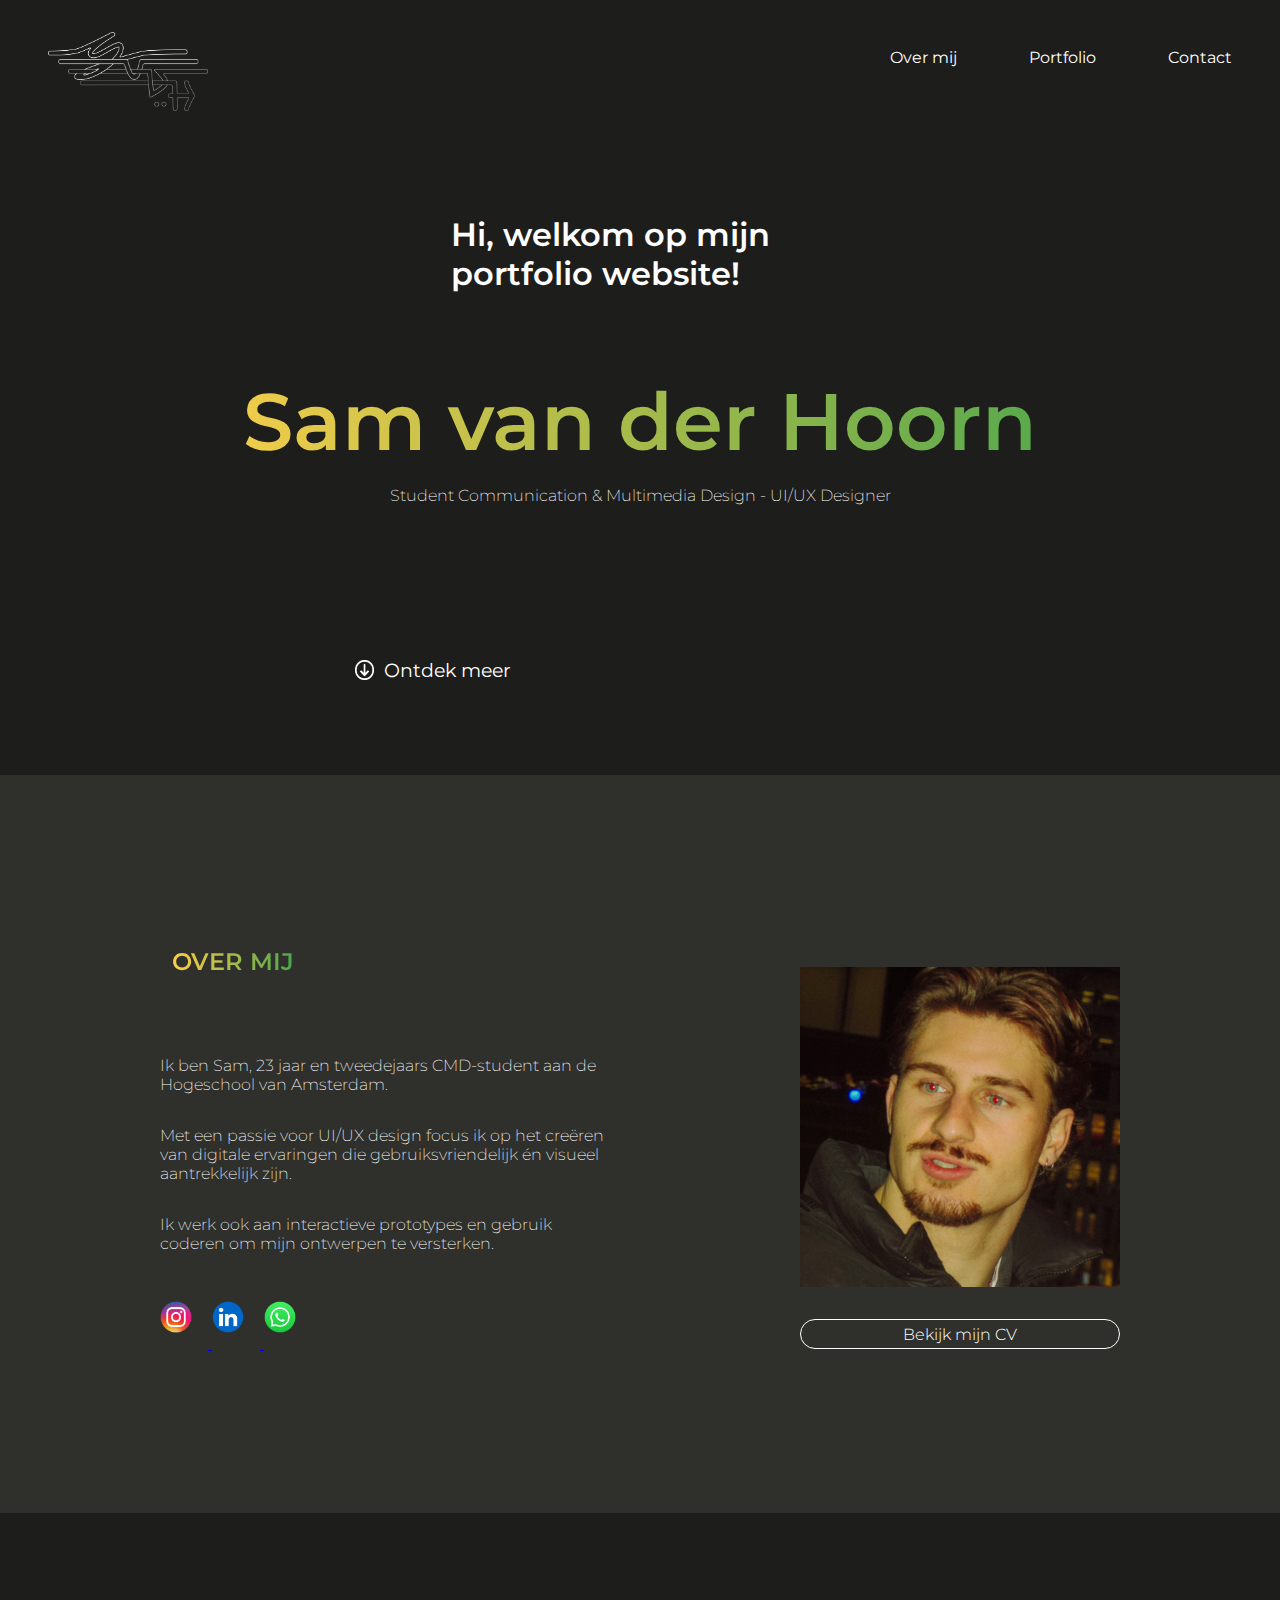
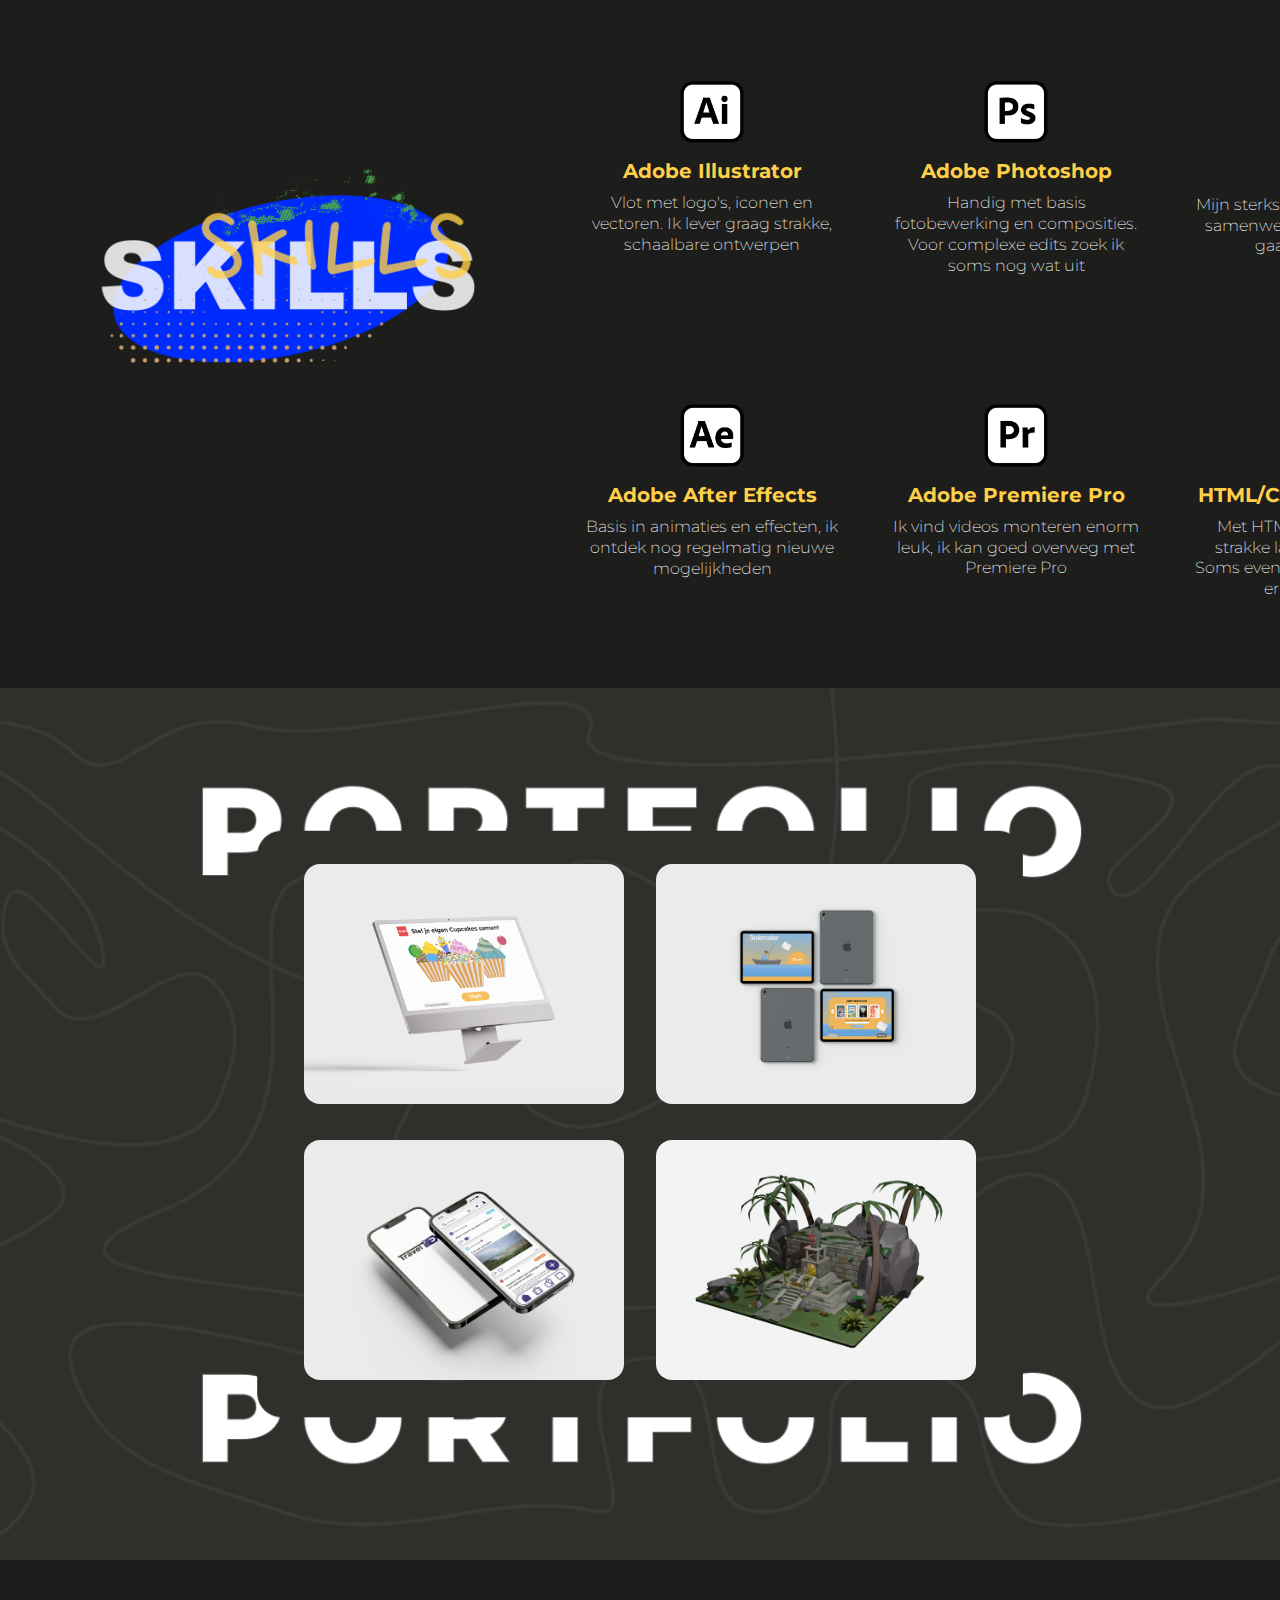
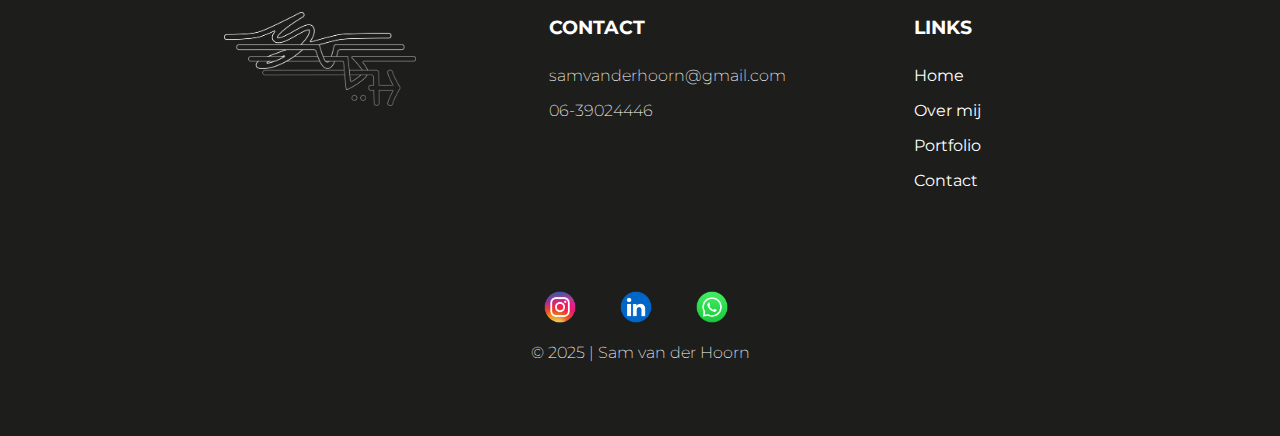
<file: index.html>
<!DOCTYPE html>
<html lang="nl">
<head>
    <meta charset="UTF-8">
    <meta name="viewport" content="width=device-width, initial-scale=1.0">
    <title>Sam van der Hoorn</title>

    <link rel="stylesheet" href="style.css">
    <link rel="preconnect" href="https://fonts.googleapis.com">
    <link rel="preconnect" href="https://fonts.gstatic.com" crossorigin>
    <link href="https://fonts.googleapis.com/css2?family=Montserrat:ital,wght@0,100..900;1,100..900&family=Roboto+Mono:ital,wght@0,100..700;1,100..700&display=swap" rel="stylesheet">
    <link rel="icon" href="images/ronde-logo.png" type="image/x-icon">

</head>
<body class="index-body">
    <header id="home">
        <nav>
            <img src="images/svdh-logo.png" alt="Logo Sam">
            <ul>
                <!-- <li><a href="#home">Home</a></li> -->
                <li><a href="#over-mij">Over mij</a></li>
                <li><a href="#portfolio">Portfolio</a></li>
                <li><a href="#contact">Contact</a></li>
            </ul>
        </nav>
    </header>

    <main>
        <section>
            <h1>Hi, welkom op mijn portfolio website!</h1>
            <h2>Sam van der Hoorn</h2>
                <p>Student Communication & Multimedia Design - UI/UX Designer</p>
                <a href="#over-mij"><img src="images/arrow-down.png" alt="pijl omlaag">Ontdek meer</a>
        </section>

        <section id="over-mij">
            <article>
                <div>
                    <h2>OVER MIJ</h2>
                        <p>Ik ben Sam, 23 jaar en tweedejaars CMD-student aan de Hogeschool van Amsterdam.</p> 
                        <p>Met een passie voor UI/UX design focus ik op het creëren van digitale ervaringen die gebruiksvriendelijk én visueel aantrekkelijk zijn.</p> 
                        <p>Ik werk ook aan interactieve prototypes en gebruik coderen om mijn ontwerpen te versterken.</p>
                        
                    <a href="https://www.instagram.com/samvdhoorn" target="_blank">
                        <img src="images/insta.png" alt="instagram icon">
                    </a>

                    <a href="https://www.linkedin.com/in/samvanderhoorn/" target="_blank">
                        <img src="images/linkedin.png" alt="linkedin icon">
                    </a>

                    <a href="https://wa.me/31639024446" target="_blank">
                        <img src="images/whatsapp.png" alt="whatsapp icon">
                    </a>
                </div>
                <div>
                    <img src="images/profielfoto.jpg" alt="Portretfoto van Sam">
                    <a href="downloads/cv-sam.pdf" target="_blank">Bekijk mijn CV</a>
                </div>
            </article>
        </section>
    
        <section>
            <article>
                <img src="images/skills.png" alt="typografische afbeelding van het woord skills">
            </article>

            <article>
                <img src="images/illustrator.png" alt="Adobe Illustrator logo">
                <h3>Adobe Illustrator</h3>
                <p>Vlot met logo's, iconen en vectoren. Ik lever graag strakke, schaalbare ontwerpen</p>
            </article>
            
            <article>
                <img src="images/photoshop.png" alt="Adobe Photoshop logo">
                <h3>Adobe Photoshop</h3>
                <p>Handig met basis fotobewerking en composities. Voor complexe edits zoek ik soms nog wat uit</p>
            </article>

            <article>
                <img src="images/after-effects.png" alt="Adobe After Effects logo">
                <h3>Adobe After Effects</h3>
                <p>Basis in animaties en effecten, ik ontdek nog regelmatig nieuwe mogelijkheden</p>
            </article>

            <article>
                <img src="images/premiere-pro.png" alt="Adobe Premiere Pro logo">
                <h3>Adobe Premiere Pro</h3>
                <p>Ik vind videos monteren enorm leuk, ik kan goed overweg met Premiere Pro</p>
            </article>

            <article>
                <img src="images/figma.png" alt="Figma logo">
                <h3>Figma</h3>
                <p>Mijn sterkste tool! UI/UX design, samenwerking en prototypes gaan moeiteloos</p>
            </article>

            <article>
                <img src="images/coding.png" alt="Adobe Photoshop logo">
                <h3>HTML/CSS/JAVASCRIPT</h3>
                <p>Met HTML en CSS bouw ik strakke layouts. JavaScript? Soms even zoeken, maar ik kom er altijd wel uit</p>
            </article>

        </section>

        <section id="portfolio">
                <article>
                    <div>
                        <a href="hema.html"><img src="images/hema-mockup.png" alt="Portfolio thumbnail"></a>
                        <a href="boekenzoeker.html"><img src="images/boekenzoeker-mockup.png" alt="Portfolio thumbnail"></a>
                        <a href="traveldex.html"><img src="images/traveldex-mockup.png" alt="Portfolio thumbnail"></a>
                        <a href="jungletemple.html"><img src="images/jungletemple-mockup.png" alt="Portfolio thumbnail"></a>
                    </div>
                </article>
                
        </section>

    </main>

    <footer id="contact">
        <section>
            <img src="images/svdh-logo.png" alt="Logo Sam">
        </section>

        <section>
            <h3>CONTACT</h3>
                <P>samvanderhoorn@gmail.com</P>
                <p>06-39024446</p>
        </section>

        <section>
            <h3>LINKS</h3>
                <a href="#home">Home</a>
                <a href="#over-mij">Over mij</a>
                <a href="#portfolio">Portfolio</a>
                <a href="#contact">Contact</a>
        </section>

        <section>
            <div>
                <a href="https://www.instagram.com/samvdhoorn" target="_blank">
                <img src="images/insta.png" alt="instagram icon">
            </a>
                <a href="https://www.linkedin.com/in/samvanderhoorn/" target="_blank">
                <img src="images/linkedin.png" alt="linkedin icon">
            </a>    
                <a href="https://wa.me/31639024446" target="_blank">
                <img src="images/whatsapp.png" alt="whatsapp icon">
            </a>
            </div>
                <p>© 2025 | Sam van der Hoorn</p>
        </section>
    </footer> 
</body>
</html>
</file>
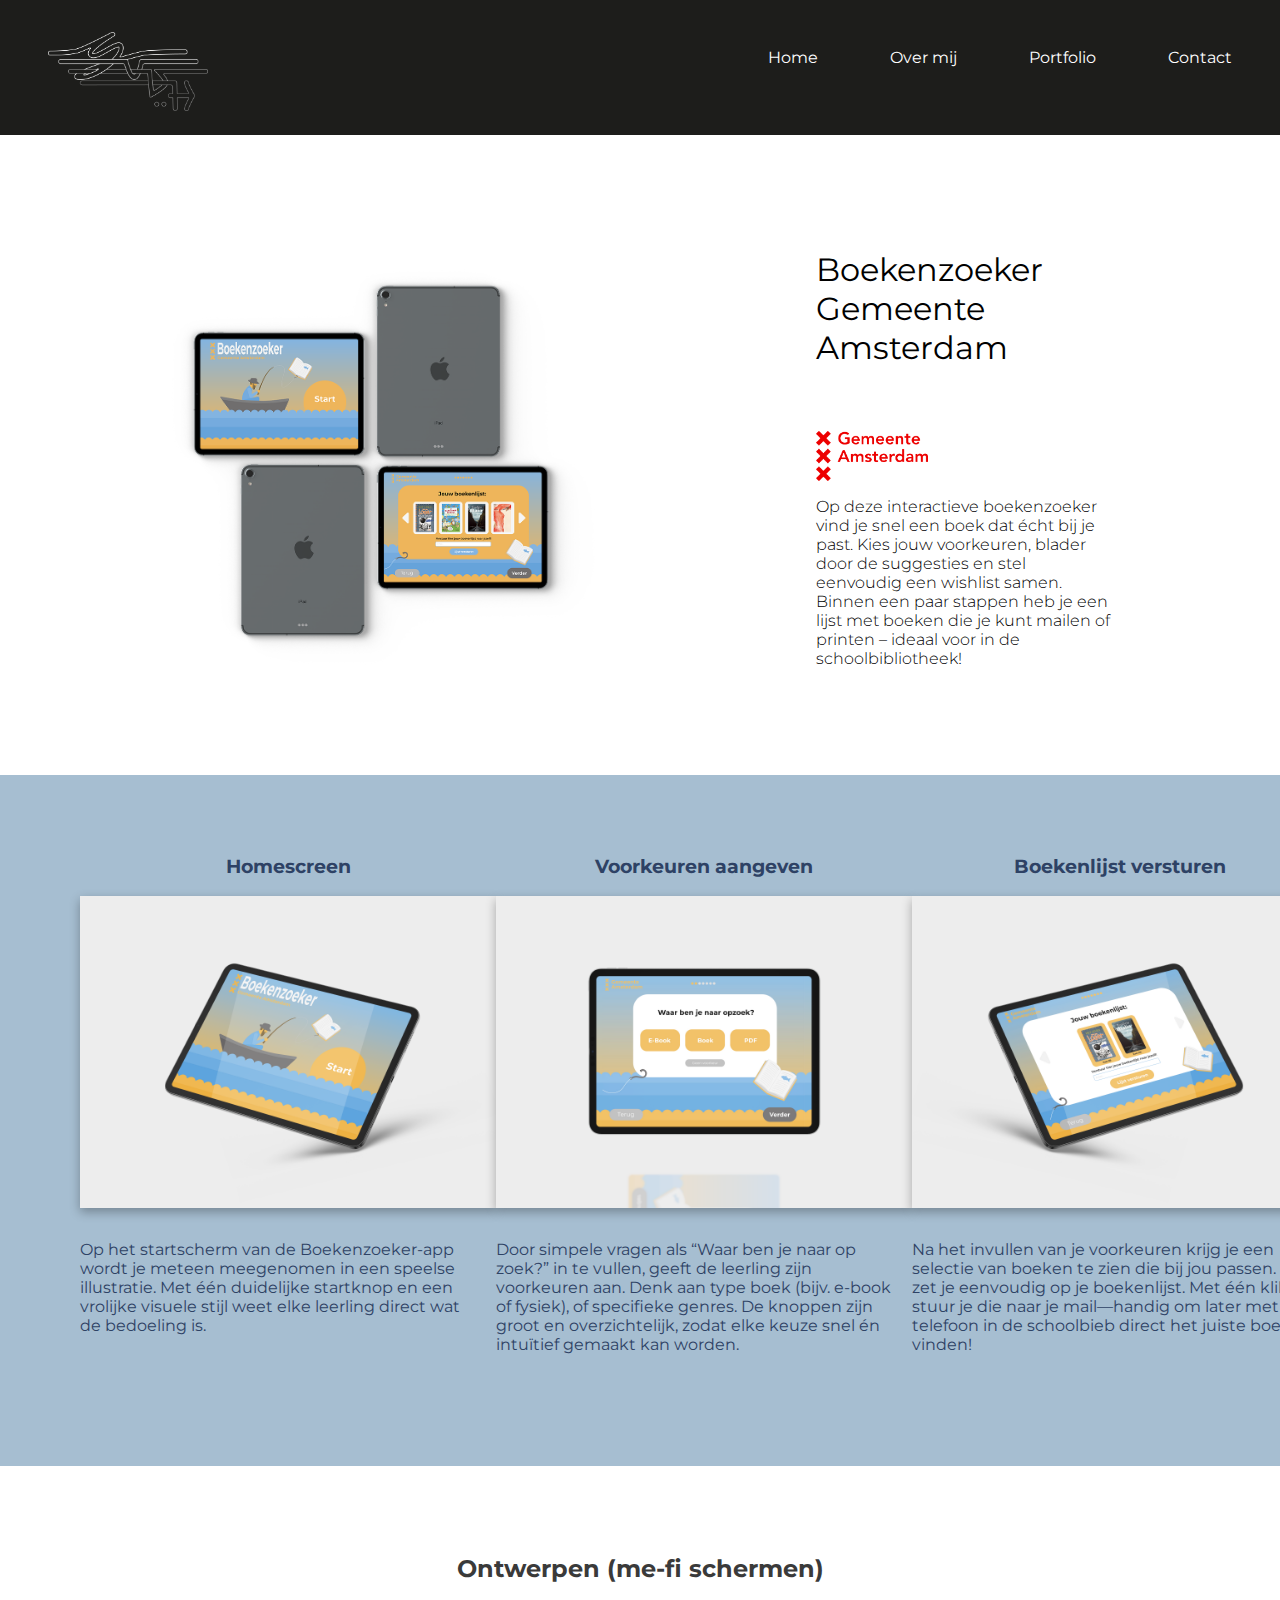
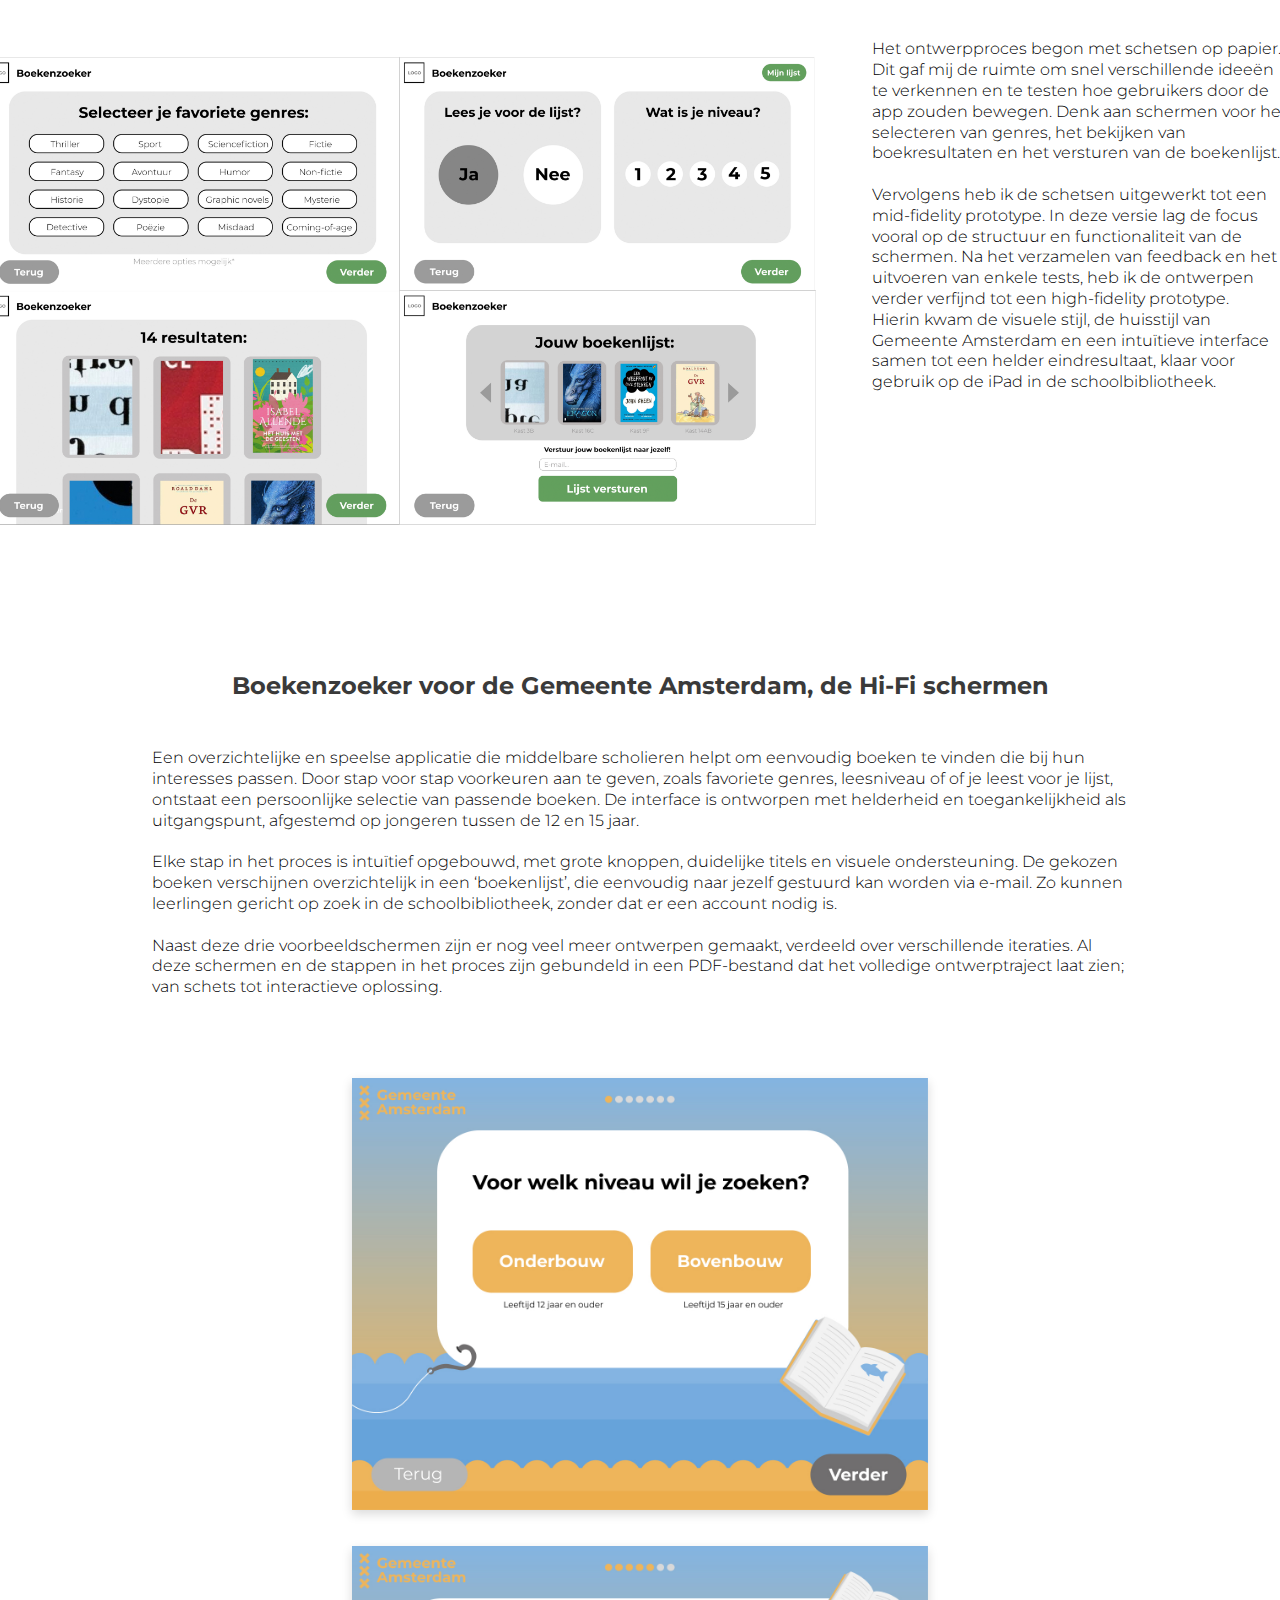
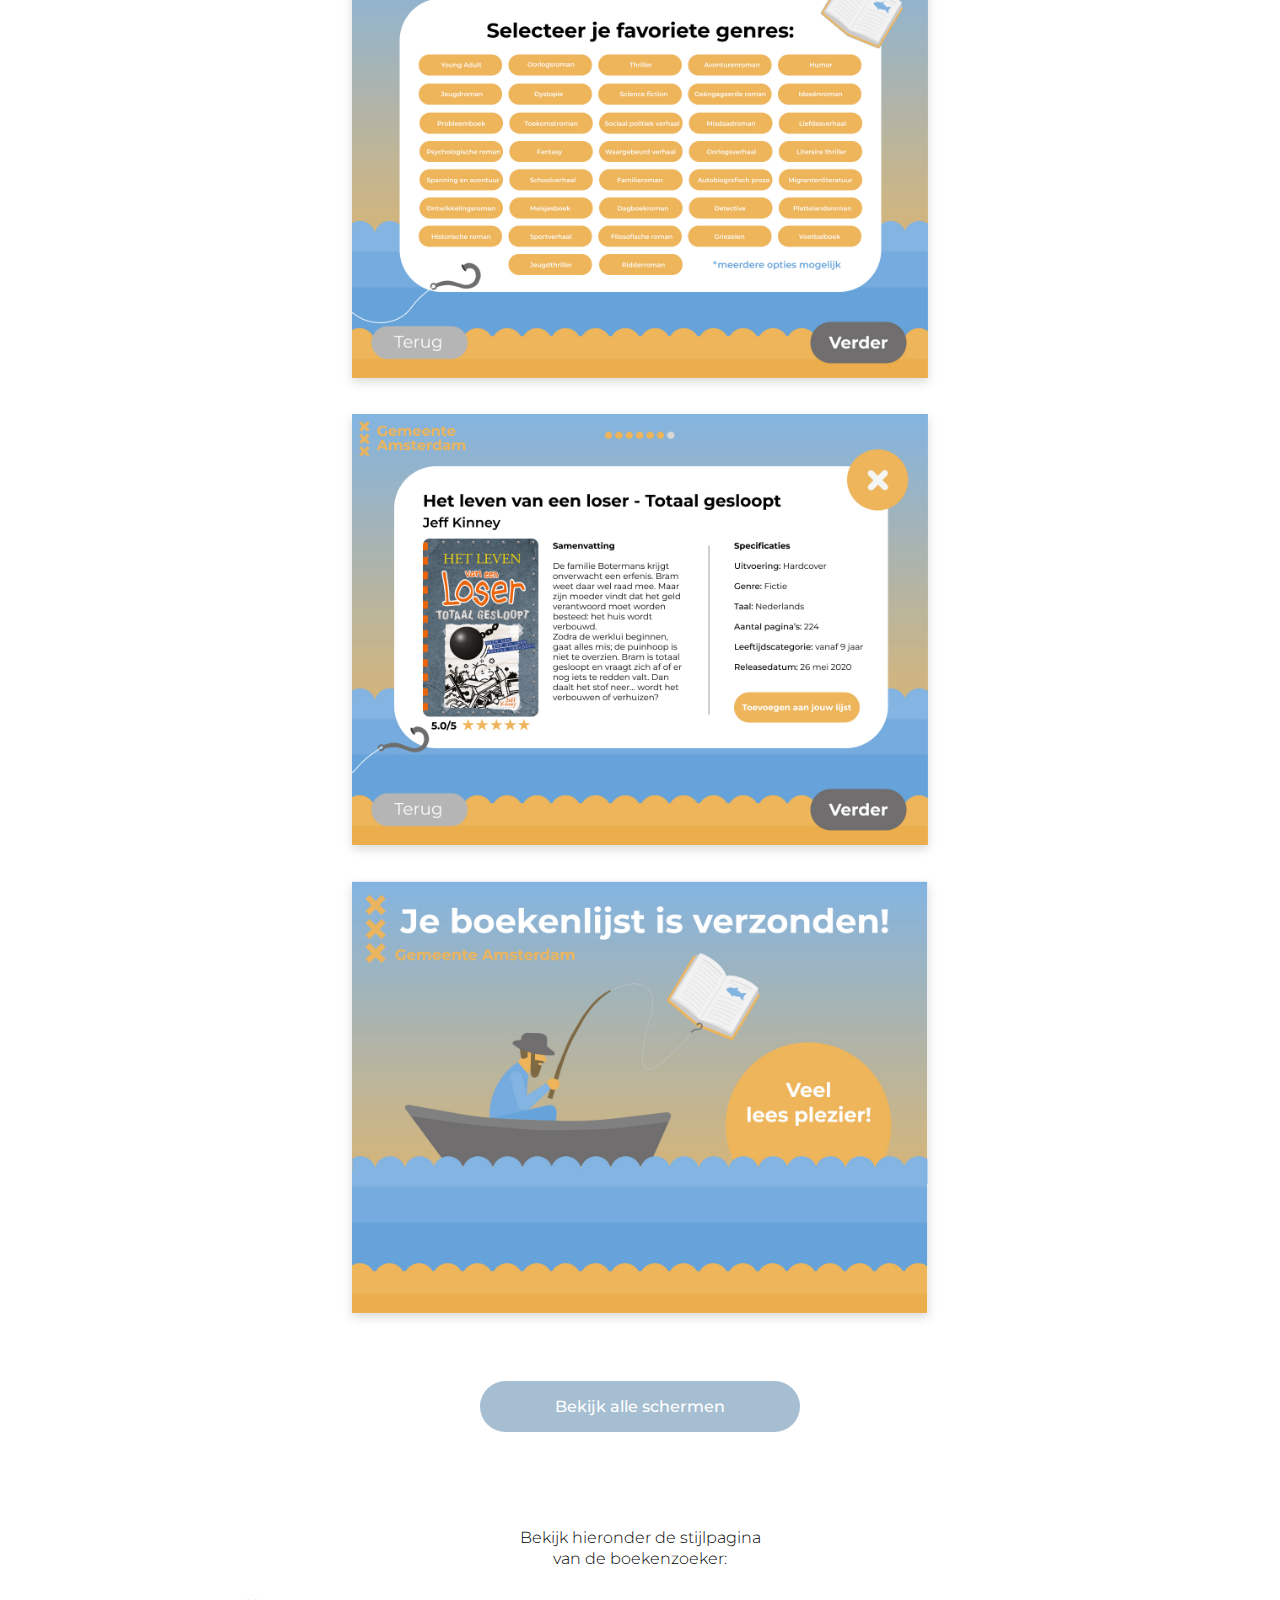
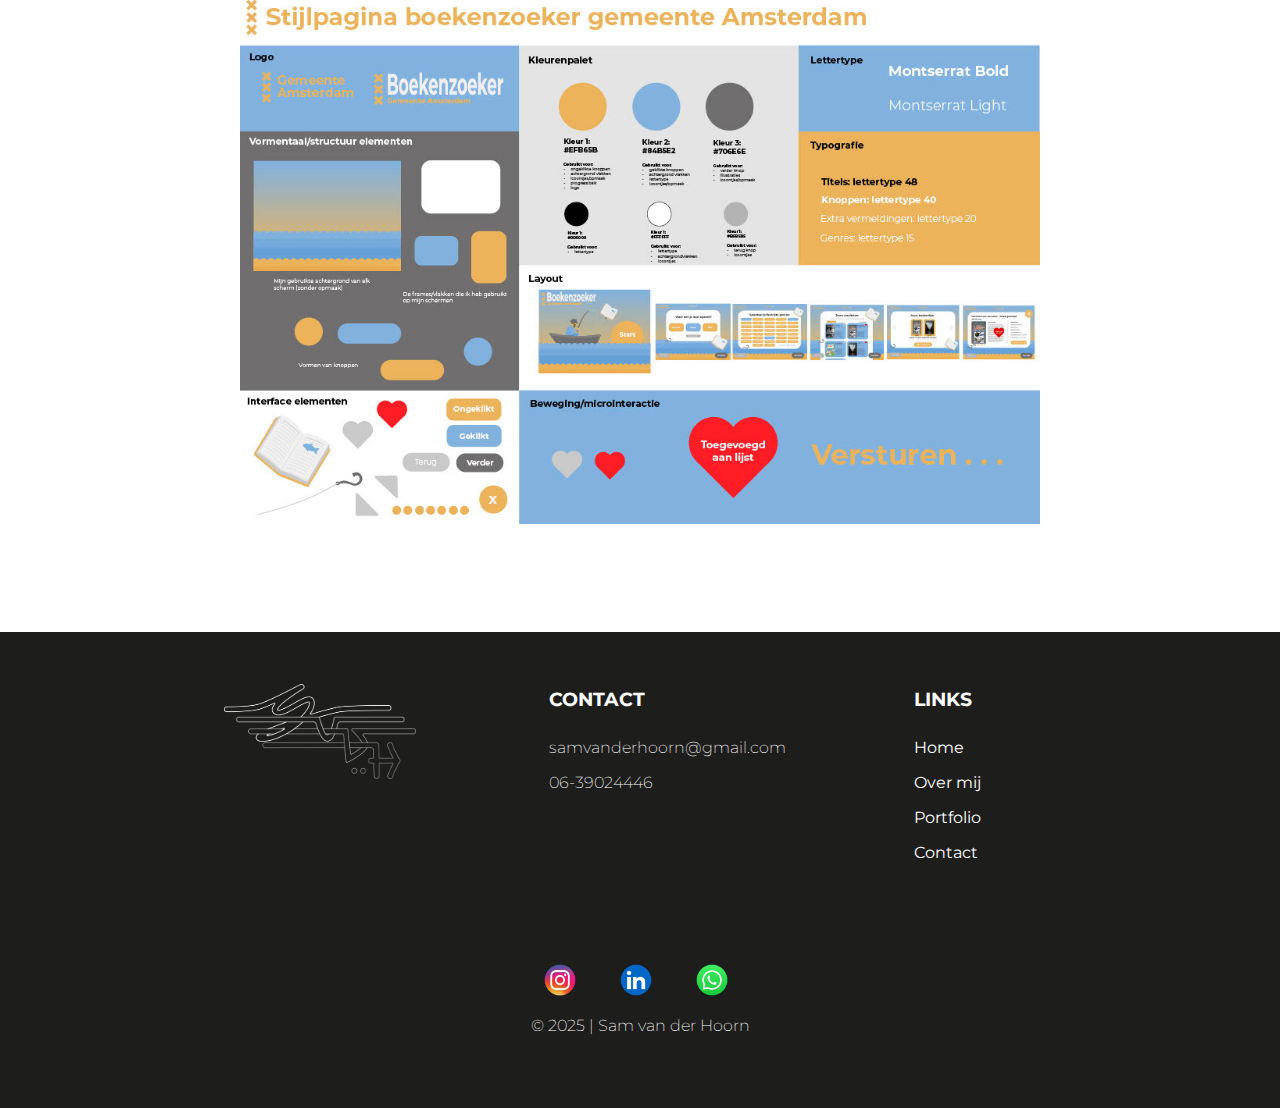
<file: boekenzoeker.html>
<!DOCTYPE html>
<html lang="nl">
<head>
    <meta charset="UTF-8">
    <meta name="viewport" content="width=device-width, initial-scale=1.0">
    <title>Boeken zoeken</title>

    <link rel="stylesheet" href="style.css">
    <link rel="preconnect" href="https://fonts.googleapis.com">
    <link rel="preconnect" href="https://fonts.gstatic.com" crossorigin>
    <link href="https://fonts.googleapis.com/css2?family=Montserrat:ital,wght@0,100..900;1,100..900&family=Roboto+Mono:ital,wght@0,100..700;1,100..700&display=swap" rel="stylesheet">
    <link rel="icon" href="images/ronde-logo.png" type="image/x-icon">

</head>
<body class="hema-body boekenzoeker-body">
    <header id="home">
        <nav>
            <img src="images/svdh-logo.png" alt="Logo Sam">
            <ul>
                <li><a href="index.html#home">Home</a></li>
                <li><a href="index.html#over-mij">Over mij</a></li>
                <li><a href="index.html#portfolio">Portfolio</a></li>
                <li><a href="#contact">Contact</a></li>
            </ul>
        </nav>
    </header>

    <main>
        <section>
            <div>
                <h1>Boekenzoeker Gemeente Amsterdam</h1>
                <img src="images/gemeente-amsterdam.png" alt="Gemeente Amsterdam logo">
                    <p>Op deze interactieve boekenzoeker vind je snel een boek dat écht bij je past. Kies jouw voorkeuren, blader door de suggesties en stel eenvoudig een wishlist samen. 
                        Binnen een paar stappen heb je een lijst met boeken die je kunt mailen of printen – ideaal voor in de schoolbibliotheek!</p>
            </div>
                <img src="images/boekenzoeker-hoofdafbeelding.png" alt="hoofdafbeelding verjaardagscupcakes samenstellen">      
        </section>
        
        <section>
            <article>
                <h3>Homescreen</h3>
                <img src="images/boekenzoeker-homescreen.png" alt="Homescreen van de boekenzoeker">
                    <p>Op het startscherm van de Boekenzoeker-app wordt je meteen meegenomen in een speelse illustratie. 
                        Met één duidelijke startknop en een vrolijke visuele stijl weet elke leerling direct wat de bedoeling is.  </p>
            </article>

            <article>
                <h3>Voorkeuren aangeven</h3>
                <img src="images/boekenzoeker-voorkeuren.png" alt="pagina over boekvoorkeuren">
                    <p>Door simpele vragen als “Waar ben je naar op zoek?” in te vullen, geeft de leerling zijn voorkeuren aan. 
                        Denk aan type boek (bijv. e-book of fysiek), of specifieke genres. De knoppen zijn groot en overzichtelijk, 
                        zodat elke keuze snel én intuïtief gemaakt kan worden.</p>
            </article>

            <article>
                <h3>Boekenlijst versturen</h3>
                <img src="images/boekenzoeker-lijst.png" alt="persoonlijke boekenlijst samenvatting">
                    <p>Na het invullen van je voorkeuren krijg je een selectie van boeken te zien die bij jou passen. Die zet je eenvoudig op je boekenlijst. 
                        Met één klik stuur je die naar je mail—handig om later met je telefoon in de schoolbieb direct het juiste boek te vinden!</p>
            </article>
        </section>

        <section>
            <article>
                    <h3>Ontwerpen (me-fi schermen)</h3>
                <div>
                    <img src="images/boekenzoeker-me-fi.jpg" alt="schermschetsen cupcake actiesite">
                    <p> Het ontwerpproces begon met schetsen op papier. Dit gaf mij de ruimte om snel verschillende ideeën te verkennen en te testen hoe gebruikers door de app zouden bewegen. 
                        Denk aan schermen voor het selecteren van genres, het bekijken van boekresultaten en het versturen van de boekenlijst. <br><br>

                        Vervolgens heb ik de schetsen uitgewerkt tot een mid-fidelity prototype. In deze versie lag de focus vooral op de structuur en functionaliteit van de schermen. 
                        Na het verzamelen van feedback en het uitvoeren van enkele tests, heb ik de ontwerpen verder verfijnd tot een high-fidelity prototype. 
                        <br>Hierin kwam de visuele stijl, de huisstijl van Gemeente Amsterdam en een intuïtieve interface samen tot een helder eindresultaat, klaar voor gebruik op de iPad in de schoolbibliotheek.</p>
                </div>
            </article>

            <article>
                <div>
                    <h3>Boekenzoeker voor de Gemeente Amsterdam, de Hi-Fi schermen</h3>

                    <p> Een overzichtelijke en speelse applicatie die middelbare scholieren helpt om eenvoudig boeken te vinden die bij hun interesses passen. 
                        Door stap voor stap voorkeuren aan te geven, zoals favoriete genres, leesniveau of of je leest voor je lijst, ontstaat een persoonlijke selectie van passende boeken. 
                        De interface is ontworpen met helderheid en toegankelijkheid als uitgangspunt, afgestemd op jongeren tussen de 12 en 15 jaar.
                        <br><br>     
                        Elke stap in het proces is intuïtief opgebouwd, met grote knoppen, duidelijke titels en visuele ondersteuning. 
                        De gekozen boeken verschijnen overzichtelijk in een ‘boekenlijst’, die eenvoudig naar jezelf gestuurd kan worden via e-mail. 
                        Zo kunnen leerlingen gericht op zoek in de schoolbibliotheek, zonder dat er een account nodig is.
                        <br><br> 
                        Naast deze drie voorbeeldschermen zijn er nog veel meer ontwerpen gemaakt, verdeeld over verschillende iteraties. 
                        Al deze schermen en de stappen in het proces zijn gebundeld in een PDF-bestand dat het volledige ontwerptraject laat zien; van schets tot interactieve oplossing.
                    </p>

                    <img src="images/boekenzoeker-niveau.jpg" alt="boekenzoeker niveau voorkeur">
                    <img src="images/boekenzoeker-genres.jpg" alt="boekenzoeker genres kiezen">
                    <img src="images/boekenzoeker-info.jpg" alt="boek informatie">
                    <img src="images/boekenzoeker-verzonden.jpg" alt="boekenlijst verzonden">
                </div>
                    <a href="downloads/boekenzoeker-schermen.pdf" target="_blank">Bekijk alle schermen</a>
            </article>
            <article>
                <div>
                    <p>Bekijk hieronder de stijlpagina van de boekenzoeker:</p>
                    <img src="images/boekenzoeker-stijlpagina.jpg" alt="sijlpagina van de boekenzoeker">
                </div>
            </article>

        </section>

    </main>

    <footer id="contact">
        <section>
            <img src="images/svdh-logo.png" alt="Logo Sam">
        </section>

        <section>
            <h3>CONTACT</h3>
                <P>samvanderhoorn@gmail.com</P>
                <p>06-39024446</p>
        </section>

        <section>
            <h3>LINKS</h3>
                <a href="#home">Home</a>
                <a href="#over-mij">Over mij</a>
                <a href="#portfolio">Portfolio</a>
                <a href="#contact">Contact</a>
        </section>

        <section>
            <div>
                <a href="https://www.instagram.com/samvdhoorn" target="_blank">
                <img src="images/insta.png" alt="instagram icon">
            </a>
                <a href="https://www.linkedin.com/in/samvanderhoorn/" target="_blank">
                <img src="images/linkedin.png" alt="linkedin icon">
            </a>    
                <a href="https://wa.me/31639024446" target="_blank">
                <img src="images/whatsapp.png" alt="whatsapp icon">
            </a>
            </div>
                <p>© 2025 | Sam van der Hoorn</p>
        </section>
    </footer> 
</body>
</html>
</file>
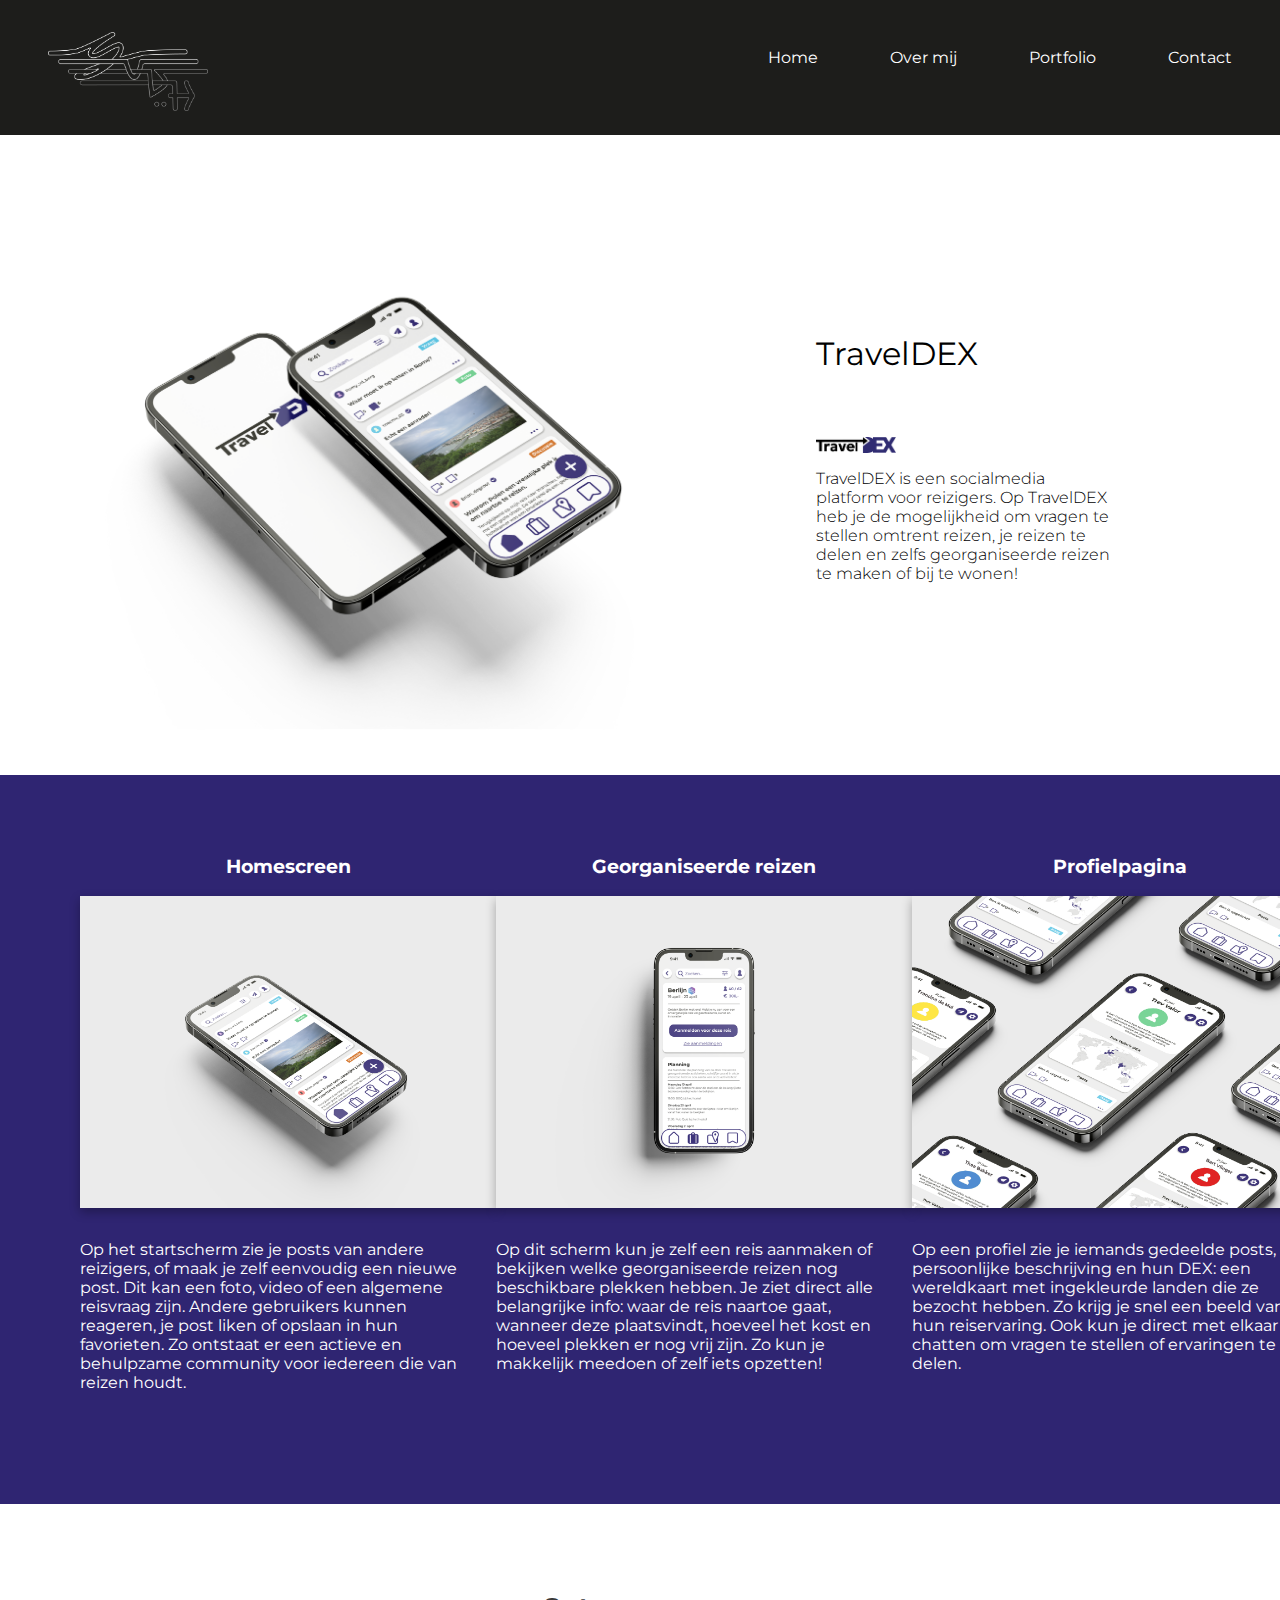
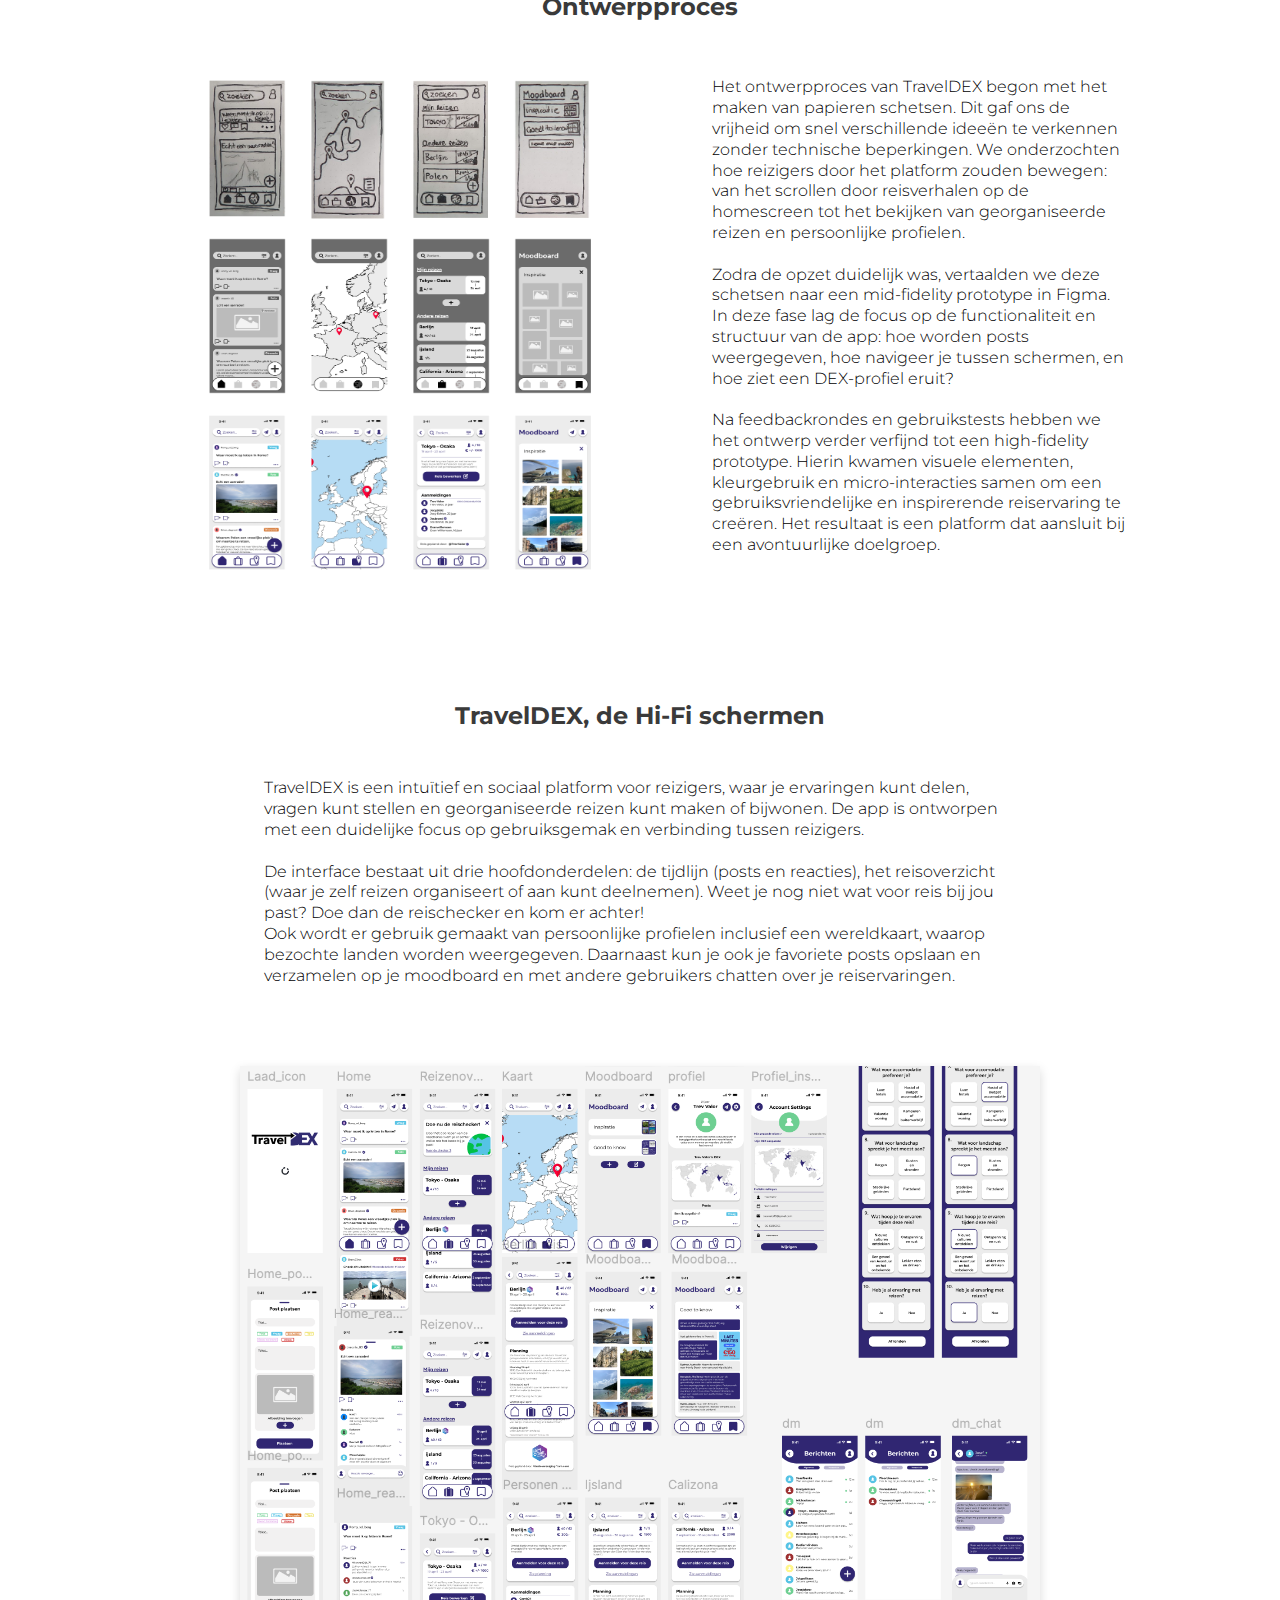
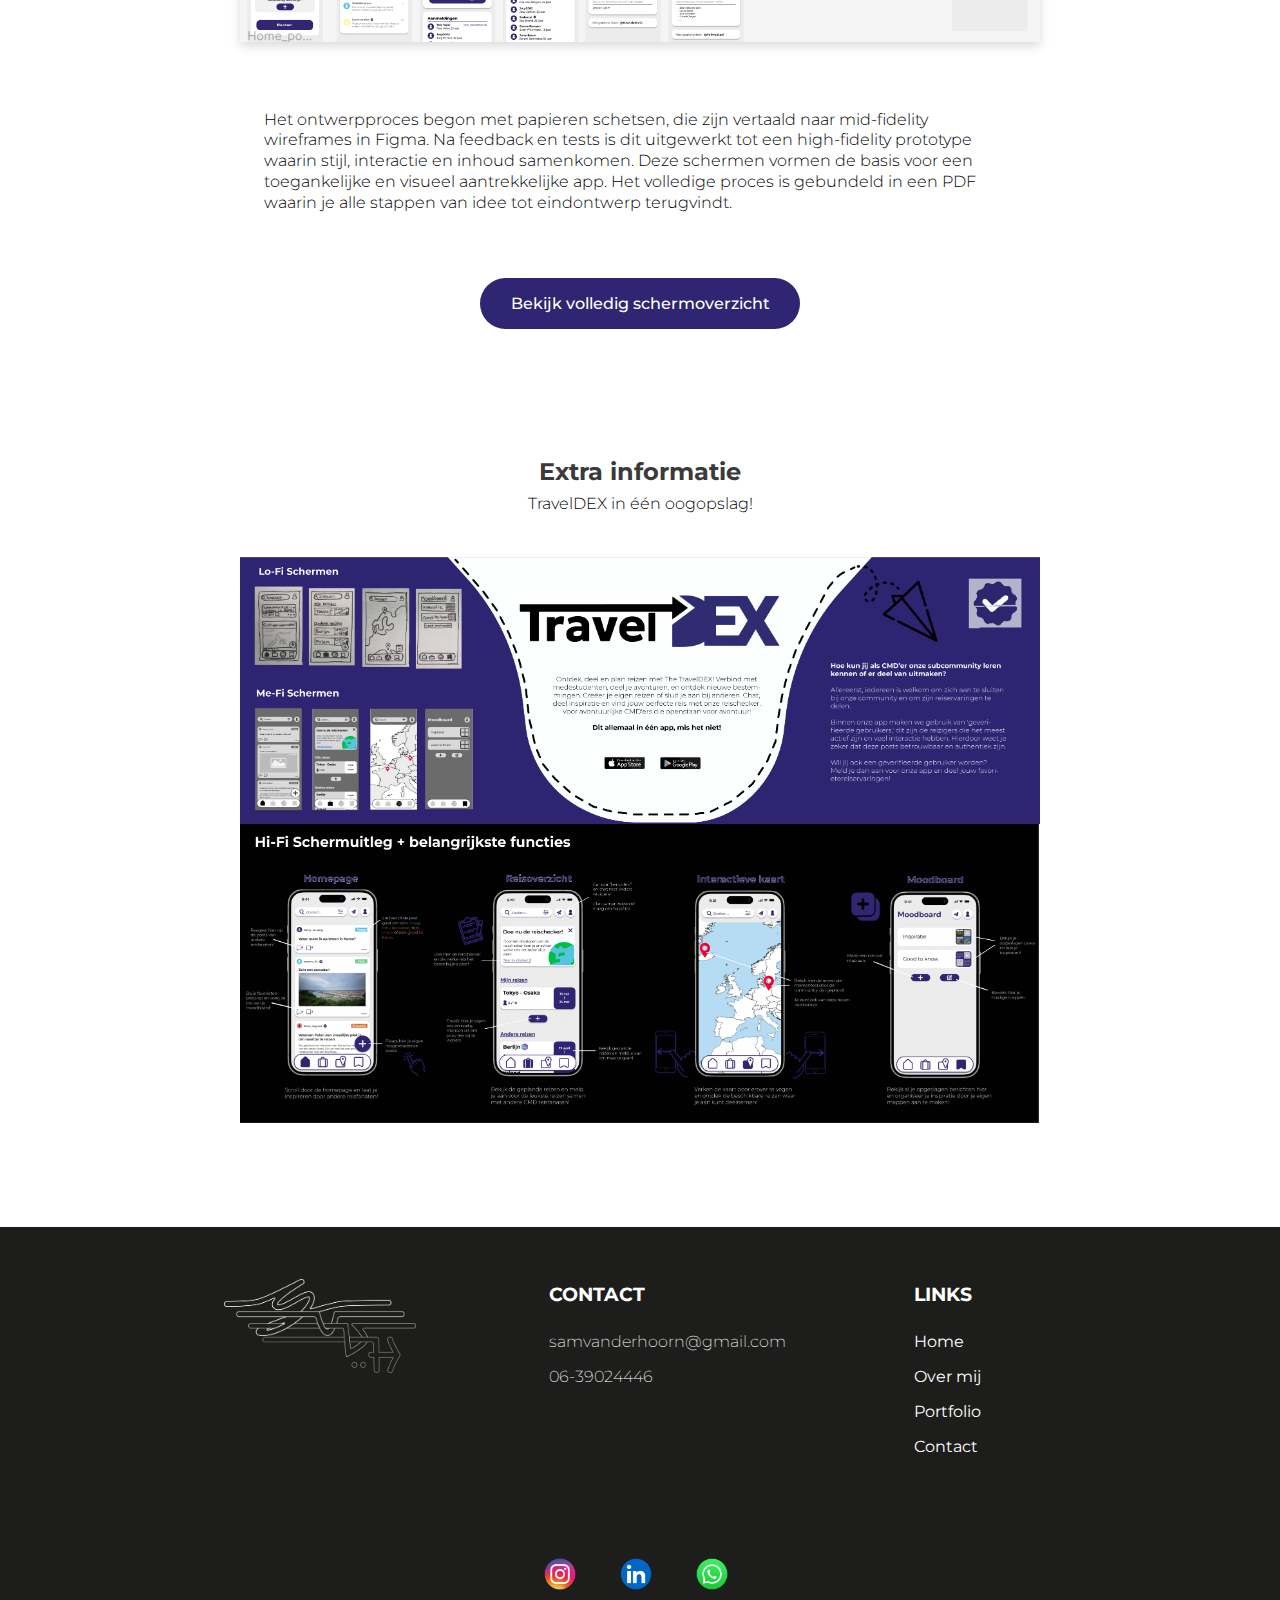
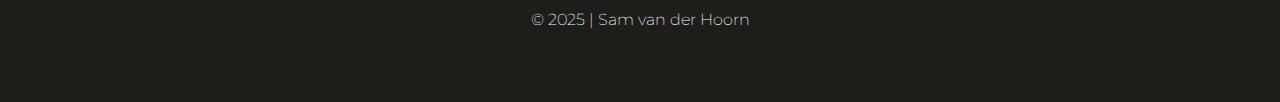
<file: traveldex.html>
<!DOCTYPE html>
<html lang="nl">
<head>
    <meta charset="UTF-8">
    <meta name="viewport" content="width=device-width, initial-scale=1.0">
    <title>TravelDEX</title>

    <link rel="stylesheet" href="style.css">
    <link rel="preconnect" href="https://fonts.googleapis.com">
    <link rel="preconnect" href="https://fonts.gstatic.com" crossorigin>
    <link href="https://fonts.googleapis.com/css2?family=Montserrat:ital,wght@0,100..900;1,100..900&family=Roboto+Mono:ital,wght@0,100..700;1,100..700&display=swap" rel="stylesheet">
    <link rel="icon" href="images/ronde-logo.png" type="image/x-icon">

</head>
<body class="hema-body boekenzoeker-body traveldex-body">
    <header id="home">
        <nav>
            <img src="images/svdh-logo.png" alt="Logo Sam">
            <ul>
                <li><a href="index.html#home">Home</a></li>
                <li><a href="index.html#over-mij">Over mij</a></li>
                <li><a href="index.html#portfolio">Portfolio</a></li>
                <li><a href="#contact">Contact</a></li>
            </ul>
        </nav>
    </header>

    <main>
        <section>
            <div>
                <h1>TravelDEX</h1>
                <img src="images/traveldex-logo.png" alt="TravelDEX logo">
                    <p>TravelDEX is een socialmedia platform voor reizigers. Op TravelDEX heb je de mogelijkheid om vragen te stellen omtrent reizen, 
                        je reizen te delen en zelfs georganiseerde reizen te maken of bij te wonen!</p>
            </div>
                <img src="images/traveldex-hoofdafbeelding.png" alt="hoofdafbeelding verjaardagscupcakes samenstellen">      
        </section>
        
        <section>
            <article>
                <h3>Homescreen</h3>
                <img src="images/traveldex-homescreen.png" alt="Homescreen van de TravelDEX">
                    <p>Op het startscherm zie je posts van andere reizigers, of maak je zelf eenvoudig een nieuwe post. Dit kan een foto, video of een algemene reisvraag zijn. 
                        Andere gebruikers kunnen reageren, je post liken of opslaan in hun favorieten. Zo ontstaat er een actieve en behulpzame community voor iedereen die van reizen houdt.</p>
            </article>

            <article>
                <h3>Georganiseerde reizen</h3>
                <img src="images/traveldex-riesplanning.png" alt="pagina over georganiseerde reizen">
                    <p>Op dit scherm kun je zelf een reis aanmaken of bekijken welke georganiseerde reizen nog beschikbare plekken hebben. 
                        Je ziet direct alle belangrijke info: waar de reis naartoe gaat, wanneer deze plaatsvindt, hoeveel het kost en hoeveel plekken er nog vrij zijn. 
                        Zo kun je makkelijk meedoen of zelf iets opzetten!

                    </p>
            </article>

            <article>
                <h3>Profielpagina</h3>
                <img src="images/traveldex-profiel.png" alt="persoonlijke profielen">
                    <p>Op een profiel zie je iemands gedeelde posts, persoonlijke beschrijving en hun DEX: een wereldkaart met ingekleurde landen die ze bezocht hebben.
                         Zo krijg je snel een beeld van hun reiservaring. Ook kun je direct met elkaar chatten om vragen te stellen of ervaringen te delen.</p>
            </article>
        </section>

        <section>
            <article>
                    <h3>Ontwerpproces</h3>
                <div>
                    <img src="images/traveldex-proces.png" alt="schetsen + me-fi schermen TravelDEX">
                    <p>Het ontwerpproces van TravelDEX begon met het maken van papieren schetsen. Dit gaf ons de vrijheid om snel verschillende ideeën te verkennen zonder technische beperkingen. 
                        We onderzochten hoe reizigers door het platform zouden bewegen: van het scrollen door reisverhalen op de homescreen tot het bekijken van georganiseerde reizen en persoonlijke profielen.
                        <br><br>
                        Zodra de opzet duidelijk was, vertaalden we deze schetsen naar een mid-fidelity prototype in Figma. In deze fase lag de focus op de functionaliteit en structuur van de app: hoe worden posts weergegeven, hoe navigeer je tussen schermen, en hoe ziet een DEX-profiel eruit?
                        <br><br>
                        Na feedbackrondes en gebruikstests hebben we het ontwerp verder verfijnd tot een high-fidelity prototype. Hierin kwamen visuele elementen, kleurgebruik en micro-interacties samen om een gebruiksvriendelijke en inspirerende reiservaring te creëren. 
                        Het resultaat is een platform dat aansluit bij een avontuurlijke doelgroep.</p>
                </div>
            </article>

            <article>
                <div>
                    <h3>TravelDEX, de Hi-Fi schermen</h3>

                    <p>TravelDEX is een intuïtief en sociaal platform voor reizigers, waar je ervaringen kunt delen, vragen kunt stellen en georganiseerde reizen kunt maken of bijwonen. 
                        De app is ontworpen met een duidelijke focus op gebruiksgemak en verbinding tussen reizigers.
                        <br><br>
                        De interface bestaat uit drie hoofdonderdelen: de tijdlijn (posts en reacties), het reisoverzicht (waar je zelf reizen organiseert of aan kunt deelnemen). 
                        Weet je nog niet wat voor reis bij jou past? Doe dan de reischecker en kom er achter! <br>
                        Ook wordt er gebruik gemaakt van persoonlijke profielen inclusief een wereldkaart, waarop bezochte landen worden weergegeven. Daarnaast kun je ook je favoriete posts opslaan en verzamelen op je moodboard en met andere gebruikers chatten over je reiservaringen. 
                    </p>

                    <img src="images/traveldex-overzicht.png" alt="TravelDEX overzicht schermen">
                    <p>Het ontwerpproces begon met papieren schetsen, die zijn vertaald naar mid-fidelity wireframes in Figma. 
                        Na feedback en tests is dit uitgewerkt tot een high-fidelity prototype waarin stijl, interactie en inhoud samenkomen. 
                        Deze schermen vormen de basis voor een toegankelijke en visueel aantrekkelijke app. Het volledige proces is gebundeld in een PDF waarin je alle stappen van idee tot eindontwerp terugvindt.</p>
                </div>
                    <a href="downloads/traveldex-schermen.pdf" target="_blank">Bekijk volledig schermoverzicht</a>
            </article>
            <article>
                <h3>Extra informatie</h3>
                    <p>TravelDEX in één oogopslag!</p>
                    <img src="images/traveldex-stijlpagina.png" alt="stijlpagina TravelDEX">
            </article>

        </section>

    </main>

    <footer id="contact">
        <section>
            <img src="images/svdh-logo.png" alt="Logo Sam">
        </section>

        <section>
            <h3>CONTACT</h3>
                <P>samvanderhoorn@gmail.com</P>
                <p>06-39024446</p>
        </section>

        <section>
            <h3>LINKS</h3>
                <a href="#home">Home</a>
                <a href="#over-mij">Over mij</a>
                <a href="#portfolio">Portfolio</a>
                <a href="#contact">Contact</a>
        </section>

        <section>
            <div>
                <a href="https://www.instagram.com/samvdhoorn" target="_blank">
                <img src="images/insta.png" alt="instagram icon">
            </a>
                <a href="https://www.linkedin.com/in/samvanderhoorn/" target="_blank">
                <img src="images/linkedin.png" alt="linkedin icon">
            </a>    
                <a href="https://wa.me/31639024446" target="_blank">
                <img src="images/whatsapp.png" alt="whatsapp icon">
            </a>
            </div>
                <p>© 2025 | Sam van der Hoorn</p>
        </section>
    </footer> 
</body>
</html>
</file>
<file: style.css>
* {
    margin: 0;
    padding: 0;
    box-sizing: border-box;
}

html {
    scroll-behavior: smooth;
}

/***********************************************
Landingspagina
*************************************************/

h1 {
    color: white;
    font-family: Montserrat, sans-serif;
    font-weight: 600;
    display: flex;
    justify-content: start;
    margin-left: 11.6em;
    max-width: 13em;
}

h2 {
    color: white;
    font-weight: 700;
    font-family: Montserrat, sans-serif;
}

.index-body main section:first-of-type h2 {
    background: linear-gradient(to right, #FFCF4A, #4AA64C);
    -webkit-background-clip: text;
    -webkit-text-fill-color: transparent;
    font-family: Montserrat, sans-serif;
    justify-content: center;
    display: flex;
    font-size: 5em;
    margin: 1em;
    margin-bottom: 0.2em;
}


p {
    color: white;
    font-family: Montserrat, sans-serif;
    display: flex;
    justify-content: center;
    font-weight: 200;
}

main section:first-of-type {
    background-color: #1D1D1B;
    height: 40em;
    padding: 5em;
}

main section:first-of-type a {
    color: white;
    font-family: Montserrat, sans-serif;
    font-weight: 400;
    font-size: 1.2em;
    display: flex;
    align-items: start;
    gap: 10px;
    margin-left: 14.3em;
    margin-top: 8em;
    text-decoration: none;
}

main section:first-of-type a:hover {
    color: #FFCF4A;
}

main section:first-of-type a img {
    width: 1em;
    padding-top: 2px;
}

main section:first-of-type a:hover img {
    filter: brightness(0) saturate(100%) invert(76%) sepia(50%) saturate(400%) hue-rotate(0deg);
}



/***********************************************
Header
*************************************************/

header ul {
    background-color: #1D1D1B;
    color: white;
    font-family: Montserrat, sans-serif;
    display: flex;
    justify-content: end;
    list-style: none;
}

header li {
    margin: 1.5em;
    margin-right: 3em;
    margin-top: 3em;
}



header nav {
    display: flex;
    justify-content: space-between;
    background-color: #1D1D1B;
    padding-bottom: 1.5em;

}

header nav img {
    width: 10em; 
    height: 100%;
    margin-left: 3em;
    margin-top: 2em;
}

header a {
    color: white;
    text-decoration: none;
}

/* header a:hover {
    color: #FFCF4A;
    text-decoration: underline;
} */

header a {
    text-decoration: none;
    color: white;
    position: relative;
    padding-bottom: 10px; 
}

header a::after {
    content: ""; 
    position: absolute;
    left: 0;
    bottom: 0;
    width: 0;
    height: 3px; 
    background-color: #FFCF4A;
    transition: width 0.25s ease-in-out; 
}

header a:hover::after {
    width: 100%; 
}


/***********************************************
2e section (over mij)
*************************************************/

main section:nth-of-type(2) {
    background-color: #2F2F2C;
    padding: 10em;
}

main section:nth-of-type(2) h2 {
    margin-bottom: 2em;
    background: linear-gradient(to right, #FFCF4A, #4AA64C);
    -webkit-background-clip: text;
    -webkit-text-fill-color: transparent;
    display: inline-block;
}

main section:nth-of-type(2) p {
    margin: 2em;
    margin-left: 0em;
}

main section:nth-of-type(2) div:nth-of-type(2) img {
    width: 20em;
    margin-left: 10em;
    margin-top: 2em;
}

main section:nth-of-type(2) article {
    display: grid;
    grid-template-columns: 1fr 1fr;
}



main section:nth-of-type(2) div:first-of-type img {
    width: 2em;
    margin: 1em;
    margin-left: 0;
}


main section:nth-of-type(2) article div:nth-of-type(2) a {
    color: white;
    font-family: Montserrat, sans-serif;
    font-weight: 300;
    text-decoration: none;
    padding: 0.3em;
    border: 1px solid white;
    border-radius: 2em;
    margin-top: 2em;
    text-align: center;
    width: 20em;
    margin-left: 10em;
}

main section:nth-of-type(2) div:nth-of-type(2) {
    display: flex;
    flex-direction: column;
}

main section:nth-of-type(2) article div:nth-of-type(2) a:hover {
    color: #FFCF4A;
    border: 1px solid #FFCF4A;
}

/***********************************************
3e section (skills)
*************************************************/
main section:nth-of-type(3) {
    background-color: #1D1D1B;
    padding: 4em;
    display: grid;
    grid-template-columns: 2fr 1fr 1fr 1fr;
}

main section:nth-of-type(3) img {
    width: 4em;
}

main section:nth-of-type(3) article:first-of-type img {
    width: 28em;
    margin: 0em;
}

main section:nth-of-type(3) article:nth-of-type(1) {
    grid-column-start: 1;
    grid-column-end: 2;
    grid-row-start: 1;
    grid-row-end: 3;
    display: flex;
    justify-content: center;
    align-items: center;
}

main section:nth-of-type(3) article:nth-of-type(2) {
    grid-column-start: 2;
    grid-column-end: 3;
}

main section:nth-of-type(3) article:nth-of-type(3) {
    grid-column-start: 3;
    grid-column-end: 4;
}

main section:nth-of-type(3) article:nth-of-type(4) {
    grid-column-start: 2;
    grid-column-end: 3;
}

main section:nth-of-type(3) article:nth-of-type(6) {
    grid-column-start: 4;
    grid-column-end: 5;
    grid-row-start: 1;
    grid-row-end: 2;
}

/********************klaar met grid, hieronder gewoon opmaak los van grid*****************************/

main section:nth-of-type(3) article {
    display: flex;
    flex-direction: column;
    align-items: center;
    text-align: center;
    margin: 1.5em;
}

main section:nth-of-type(3) article img {
    margin: 1em;
    margin-top: 5em;
}

main section:nth-of-type(3) article h3 {
    font-family: Montserrat, sans-serif;
    font-size: 1.25em;
    color: #FFCF4A;
    margin-bottom: 0.5em;
}

main section:nth-of-type(3) article p {
    text-align: center;
    line-height: 1.3em;
    width: 16em;

}

/* 
main section:nth-of-type(3) {
    background-image: url('images/test-achtergrond.png');
    background-size: cover; 
    background-position: center;
    background-repeat: no-repeat; 
} */



/***********************************************
4e section (PORTFOLIO)
*************************************************/

main section:nth-of-type(4) {
    display: flex;
    justify-content: center;
    background-color: #2F2F2C;
    padding-top: 3em;
}

main section:nth-of-type(4) h2 {
    font-size: 2em;
    margin-bottom: 0em;
    background: linear-gradient(to right, #FFCF4A, #4AA64C);
    -webkit-background-clip: text;
    -webkit-text-fill-color: transparent;
    display: inline-block;

}

main section:nth-of-type(4) img {
    width: 22em;
    margin: 1em;
    border-radius: 1em;
}

main section:nth-of-type(4) img:hover {
    transform: scale(1.05);
}

main section:nth-of-type(4) article {
    display: flex;
    justify-content: center;
}

main section:nth-of-type(4) div {
    display: grid;
    grid-template-columns: 1fr 1fr; 
    grid-template-rows: 1fr 1fr;
    gap: 0em; 
}

main section:nth-of-type(4) div img {
    width: 100%; 
    max-width: 20em; 
}


main section:nth-of-type(4) {
    background-image: url('images/portfolio-wallpaper5.png'); 
    background-size: cover; 
    background-position: center; 
    background-repeat: no-repeat; 
    height: 100%;
}

main section:nth-of-type(4) {
    padding: 10em; /* Extra ruimte zodat niets wordt afgesneden */
    background-size: cover; /* Houdt de afbeelding groot */
    background-position: center; /* Zorgt dat het gecentreerd blijft */
}


/***********************************************
FOOTER
*************************************************/

footer {
    background-color: #1D1D1B;
    display: grid;
    grid-template-columns: 1.5fr 1fr 1fr;
    grid-template-rows: 1fr 1fr;
}

footer h3 {
    color: white;
    font-family: Montserrat, sans-serif;
    margin: 1em;
    margin-left: 0em;
    margin-top: 3em;
}

footer p {
    margin: 0.5em;
    margin-left: 0em;
}

footer a {
    margin: 0.5em;
    margin-left: 0em;
    font-family: Montserrat, sans-serif;
    color: white;
    text-decoration: none;
}

footer section {
    display: flex;
    flex-direction: column;
}

footer img {
    width: 12em;
    grid-column-start: 1;
    grid-column-end: 2;
    margin: 3em;
    margin-left: 14em;
    padding-top: 0.25em;
}

footer section:nth-of-type(2) {
    grid-column-start: 2;
    grid-column-end: 3;
    align-items: start;
}

footer section:nth-of-type(3) {
    grid-column-start: 3;
    grid-column-end: 4;
    align-items: start;
}

footer section:last-of-type {
    grid-column-start: 1;
    grid-column-end: 4;
    justify-content: center;
}



footer section:last-of-type {
    display: flex;
    flex-direction: column;
    align-items: center;
    justify-content: center;
    text-align: center;
    padding: 2em 0;
}

footer section:last-of-type p {
    padding: 0em;
    margin: 0em;
}

footer div {
    max-height: 7em;
}

footer div img {
    width: 2em;
    margin-left: 0em;
}

footer div img:first-of-type {
    margin-left: 2.75em;
}

footer section:last-of-type img {
    margin: 1em;
}


/***********************************************************************************************************************************************************************************************
2e html - HEMA
************************************************************************************************************************************************************************************************/

.hema-body h1, h2 {
    color: black;
    font-weight: 600;
    font-family: Montserrat, sans-serif;
    margin: 0.5em;
}

.hema-body main p {
    color: black;
    font-family: Montserrat, sans-serif;
    font-weight: 300;
    margin: 0.5em;
}


/**********************************************************************************************
eerste section, landingspagina
***********************************************************************************************/


.hema-body main section:first-of-type {
    background-color: white;
    display: flex;
    align-items: center; 
    justify-content: space-between; 
    gap: 5em; 
    flex-direction: row-reverse;
    padding-left: 0em;
}

.hema-body main section:first-of-type div {
    max-width: 50%;
    padding-right: 5em;

}

.hema-body main section:first-of-type img {
    width: 46em;
    margin: 0em;
}

.hema-body main section:first-of-type h1 {
    font-weight: 400;
    font-size: 2em;
    margin-left: 0em;
    margin-bottom: 2em;
}


.hema-body main section:first-of-type div img {
    width: 3em;
}

.hema-body main section:first-of-type p {
    margin-left: 0em;
}

/**********************************************************************************************
tweede section
***********************************************************************************************/

.hema-body main section:nth-of-type(2) {
    background-color: #a6bed1;
}

.hema-body main section:nth-of-type(2) h3 {
    font-family: Montserrat, sans-serif;
    color: white;
    padding-bottom: 1em;
    
}

.hema-body main section:nth-of-type(2) article img {
    width: 26em;
    box-shadow: 0 4px 10px rgba(0, 0, 0, 0.3);
}

.hema-body main section:nth-of-type(2) {
    display: flex;
    justify-content: space-between;
    align-items: flex-start;
    padding: 5em;

}

.hema-body main section:nth-of-type(2) article {
    display: flex;
    flex-direction: column;
    align-items: start;
    text-align: start;
}

.hema-body main section:nth-of-type(2) article p {
   max-width: 100%;
   word-wrap: break-word;
   color: #2e4265;
   font-weight: 400;
}

.hema-body main section:nth-of-type(2) article h3 {
    color: #2e4265;
}

.hema-body main section:nth-of-type(2) article {
    display: flex;
    flex-direction: column;
    align-items: center;
    max-width: 26em; 
}

.hema-body main section:nth-of-type(2) article p {
    width: 100%; 
    text-align: left;
    padding-left: 1em;
}


/**********************************************************************************************
derde section
***********************************************************************************************/

.hema-body main section:nth-of-type(3) {
    background-color: white;
}

.hema-body main section:nth-of-type(3) {
display: flex;
flex-direction: column;
}

.hema-body main section:nth-of-type(3) h3 {
    font-size: 1.5em;
}

.hema-body main section:nth-of-type(3) article:nth-of-type(2) img {
    padding: 1em;
    width: 36em;
    margin-top: 1em;
    box-shadow: 0 4px 10px rgba(0, 0, 0, 0.15);
    
}

.hema-body main section:nth-of-type(3) article:nth-of-type(2) p {
    width: fit-content;
    margin: 4em;
    margin-top: 1em;
    text-align: left;
   
}

.hema-body main section:nth-of-type(3) article:nth-of-type(2) a {
    color: white;
    font-family: Montserrat, sans-serif;
    font-weight: 500;
    text-decoration: none;
    padding: 1em;
    background-color: #a6bed1;
    border-radius: 2em;
    text-align: center;
    width: 20em;
    align-items: center;
    margin-top: 3em;
}

.hema-body main section:nth-of-type(3) article:nth-of-type(2) a:hover {
    color: #2e4265;
    transform: scale(1.05);
}

.hema-body main section:nth-of-type(3) h3 {
    color: #3a3a3a;
    margin-bottom: 2em;
}

.hema-body main section:nth-of-type(3) article:first-of-type {
    margin-bottom: 6em;
}

.hema-body main section:nth-of-type(3) article:first-of-type div {
    display: flex;
    flex-direction: row;
}

.hema-body main section:nth-of-type(3) article:first-of-type p {
    text-align: left;
    width: 26em;
}

.hema-body main section:nth-of-type(3) article:first-of-type img {
    margin-right: 3em;
    width: 52em;
    
}


/**************************************************************************************************************************************************
BOEKENZOEKER
***************************************************************************************************************************************************/

.boekenzoeker-body main section:first-of-type div img {
    width: 7em;
    margin-bottom: 0.25em;
}

.boekenzoeker-body main section:last-of-type article:nth-of-type(2) img {
    padding: 0em;
}

.boekenzoeker-body main section:last-of-type article:last-of-type div img {
    width: 50em;
    margin-top: 1em;
}

.boekenzoeker-body main section:last-of-type article:last-of-type div p {
    display: flex;
    margin-left: 18em;
    margin-top: 3em;
}

/* .boekenzoeker-body main section:nth-of-type(2) {
    background-color: #83B4E1;
}

.boekenzoeker-body main section:nth-of-type(2) article p {
    color: white;
}

.boekenzoeker-body main section:nth-of-type(2) article h3 {
    color: white;
} */


/**************************************************************************************************************************************************
TRAVELDEX
***************************************************************************************************************************************************/
.traveldex-body main section:first-of-type div img {
    width: 5em;
}

.traveldex-body main section:last-of-type article:nth-of-type(1) img {
    height: 32em;
    width: 32em;
}

.traveldex-body main section:last-of-type article:nth-of-type(2) img {
    width: 50em;
}

.traveldex-body main section:last-of-type article:nth-of-type(2) {
   padding-left: 7em;
   padding-right:7em;
}

.traveldex-body main section:last-of-type article:last-of-type img {
    width: 50em;
    margin-top: 0em;
}

.traveldex-body main section:last-of-type article:last-of-type h3 {
    margin-bottom: 0em;
    margin-top: 2em;
}

.traveldex-body main section:last-of-type article:nth-of-type(2) p:last-of-type {
    margin-top: 3em;
}

.traveldex-body main section:nth-of-type(3) article:nth-of-type(2) a  {
    margin-top: 0em;
    margin-bottom: 2em;
}

.traveldex-body main section:nth-of-type(2) {
    background-color: #2F2572;
}

.traveldex-body main section:nth-of-type(2) article p {
    color: white;
}

.traveldex-body main section:nth-of-type(2) article h3 {
    color: white;
}

.traveldex-body main section:last-of-type article:nth-of-type(2) a {
    background-color: #2F2572;
}

.traveldex-body main section:last-of-type article:nth-of-type(2) a:hover {
    color: #c1b6ff;
}

/**************************************************************************************************************************************************
3D
***************************************************************************************************************************************************/

.jungletemple-body main section:first-of-type {
    background-color: #1D1D1B;
}

.jungletemple-body main section:first-of-type h1 {
    color: white;
}

.jungletemple-body main section:first-of-type div p {
    color: lightgray;
}

.jungletemple-body main section:nth-of-type(2) {
    background-color: #304529;
}


.jungletemple-body main section:nth-of-type(2) article p {
    color: lightgrey;
}

.jungletemple-body main section:nth-of-type(2) article h3 {
    color: lightgray;
}

.jungletemple-body main section:nth-of-type(3) {
    background-color: #1D1D1B;
}

.jungletemple-body main section:nth-of-type(3) p {
    color: white
}

.jungletemple-body main section:nth-of-type(3) h3 {
    color: white;
}

.jungletemple-body main section:nth-of-type(3) article:first-of-type img {
    max-width: 30em;
}

.jungletemple-body main section:nth-of-type(3) article:nth-of-type(2) img {
    box-shadow: none;
}

.jungletemple-body footer {
    background-color: #304529;
}

.jungletemple-body main section:nth-of-type(3) article:nth-of-type(2) div:nth-of-type(2) {
/* display: grid; */
/* grid-template-columns: 1fr 1fr; */
/* grid-template-rows: 1fr 1fr; */
}

.jungletemple-body main section:nth-of-type(3) article:nth-of-type(2) img {
/* width: 30em; */
}
</file>
